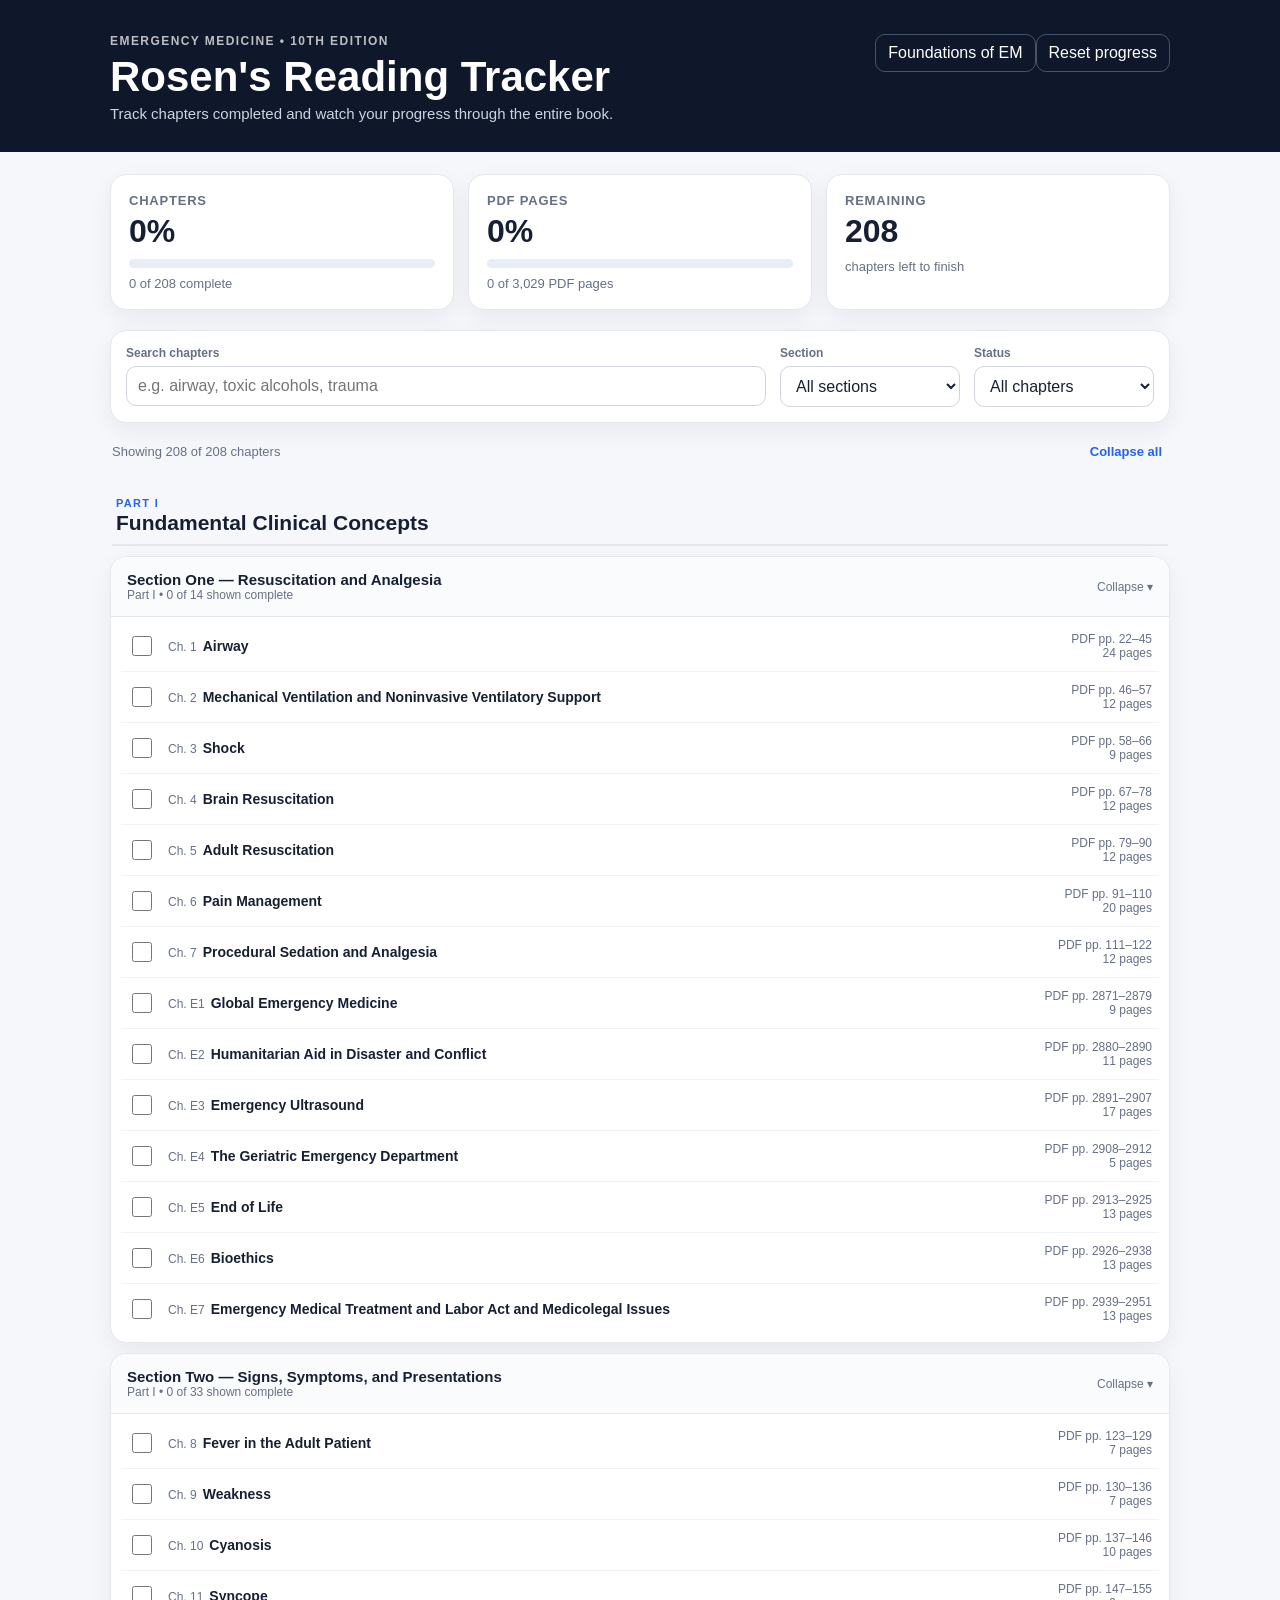
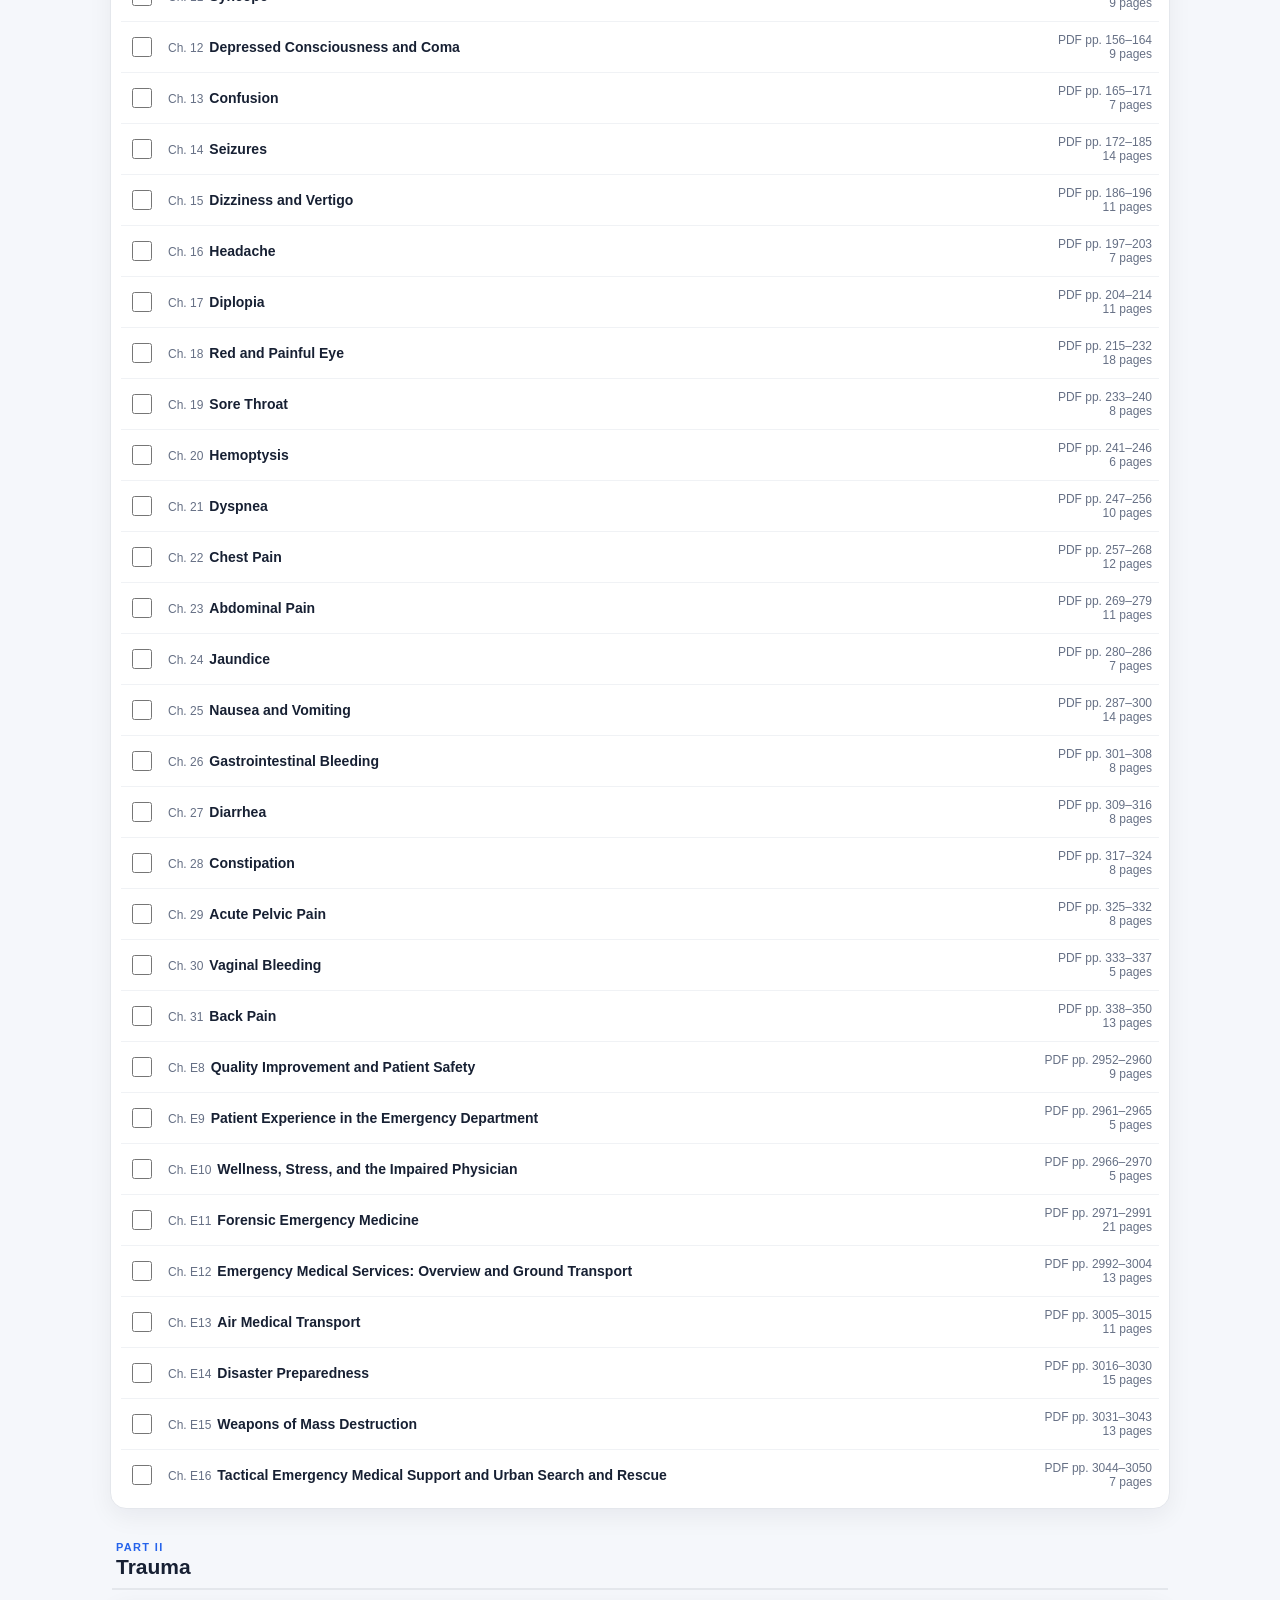
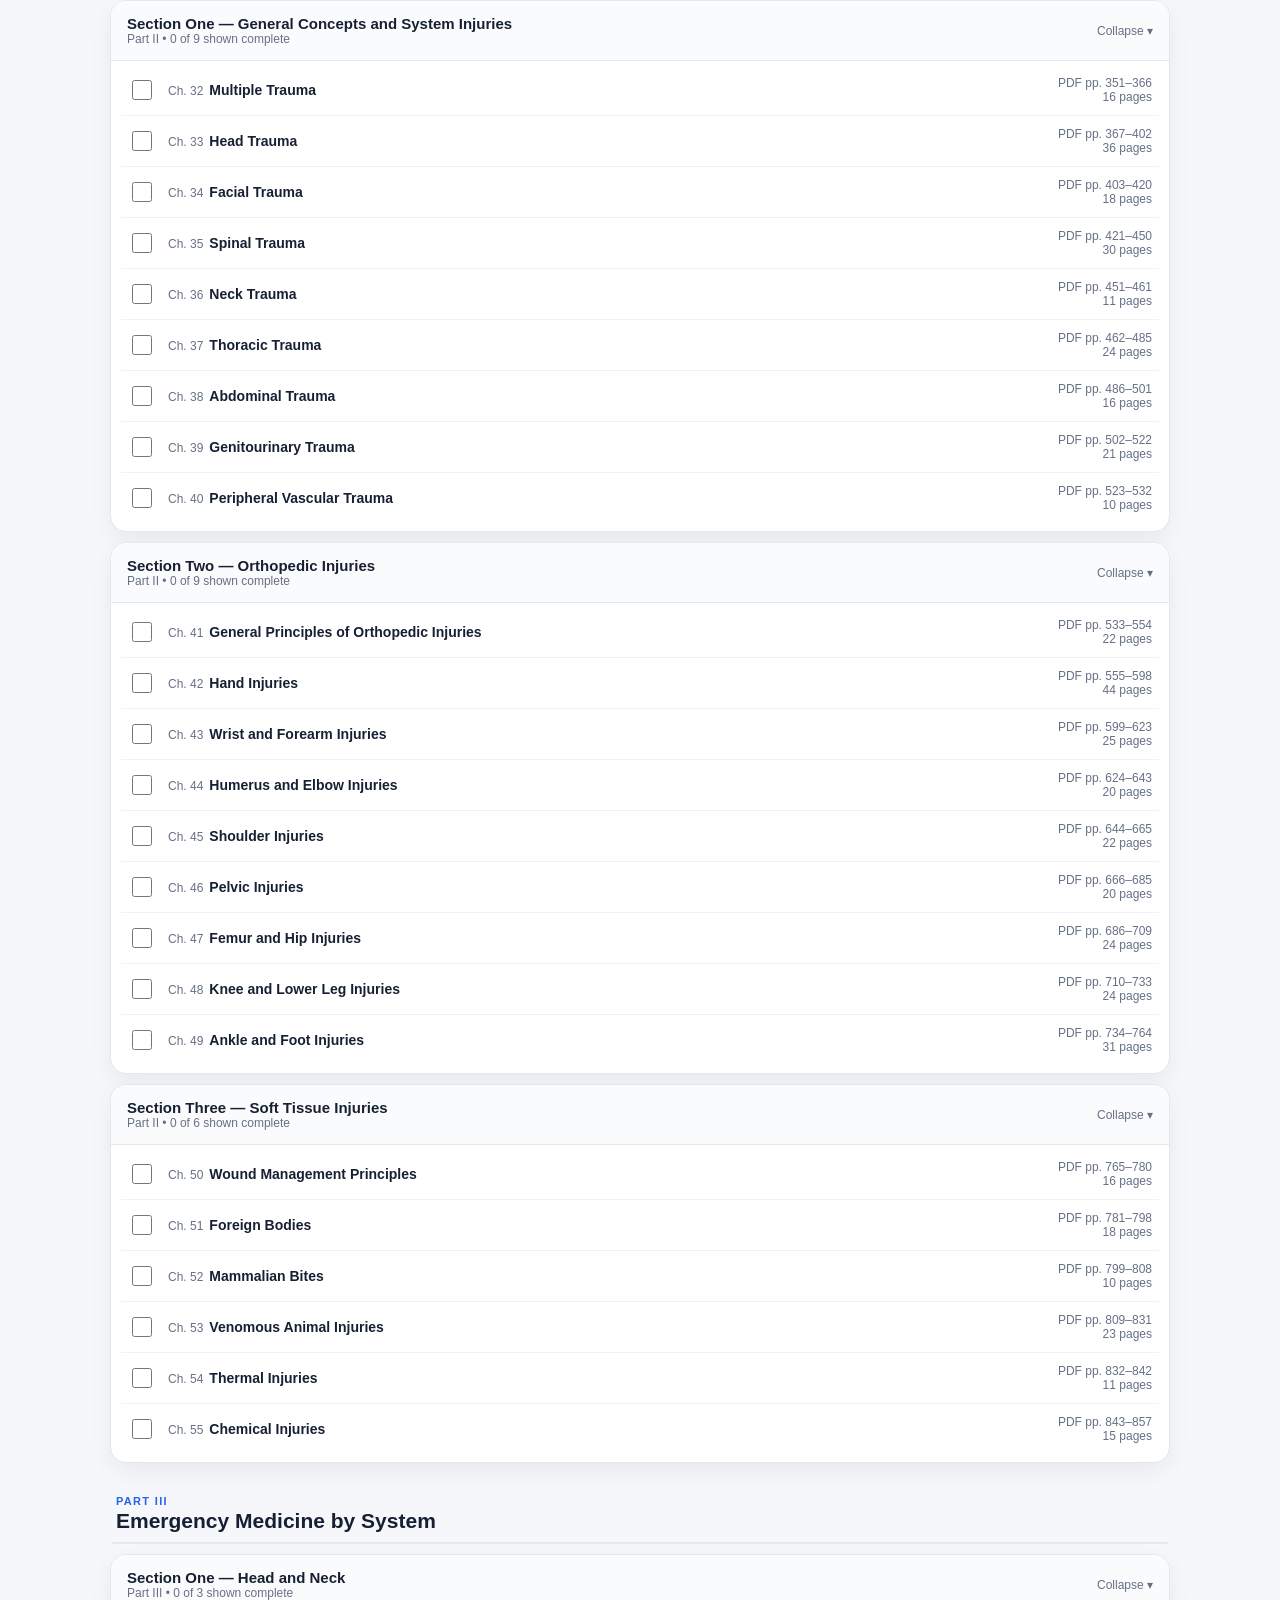
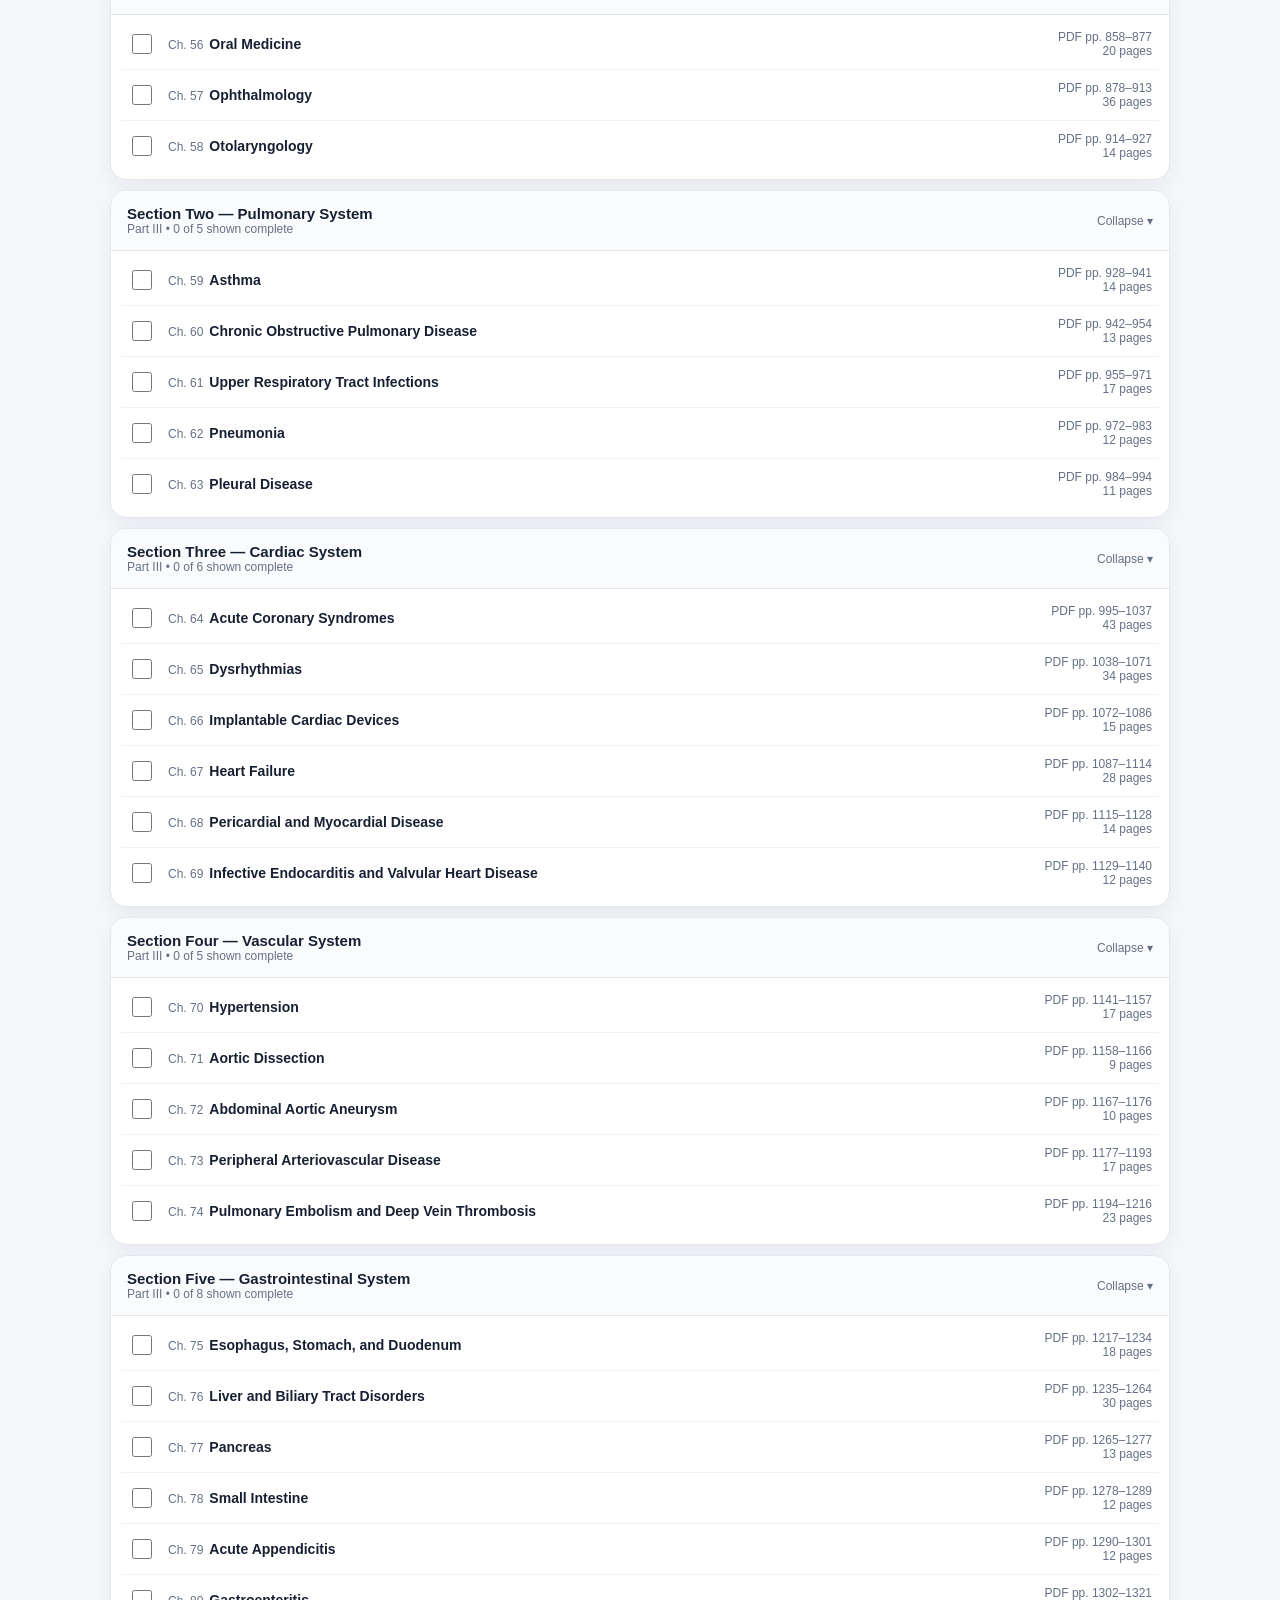
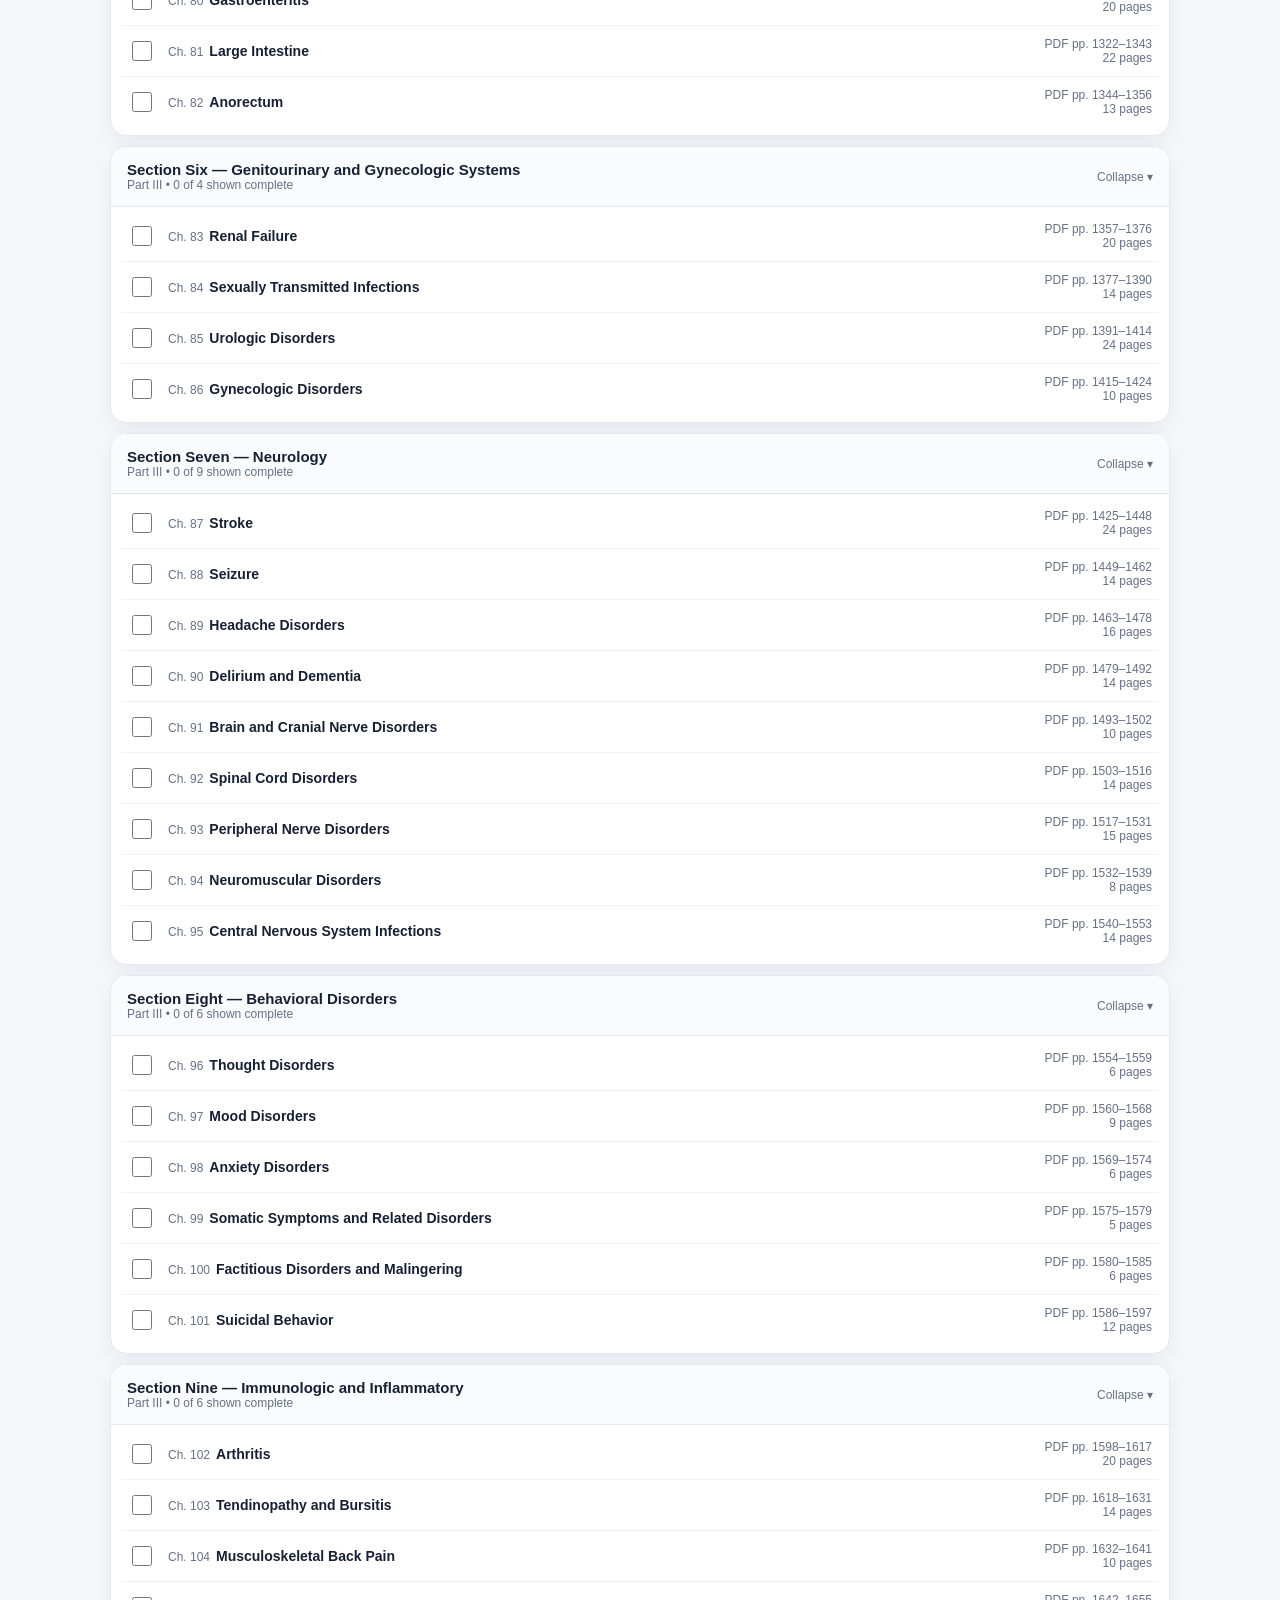
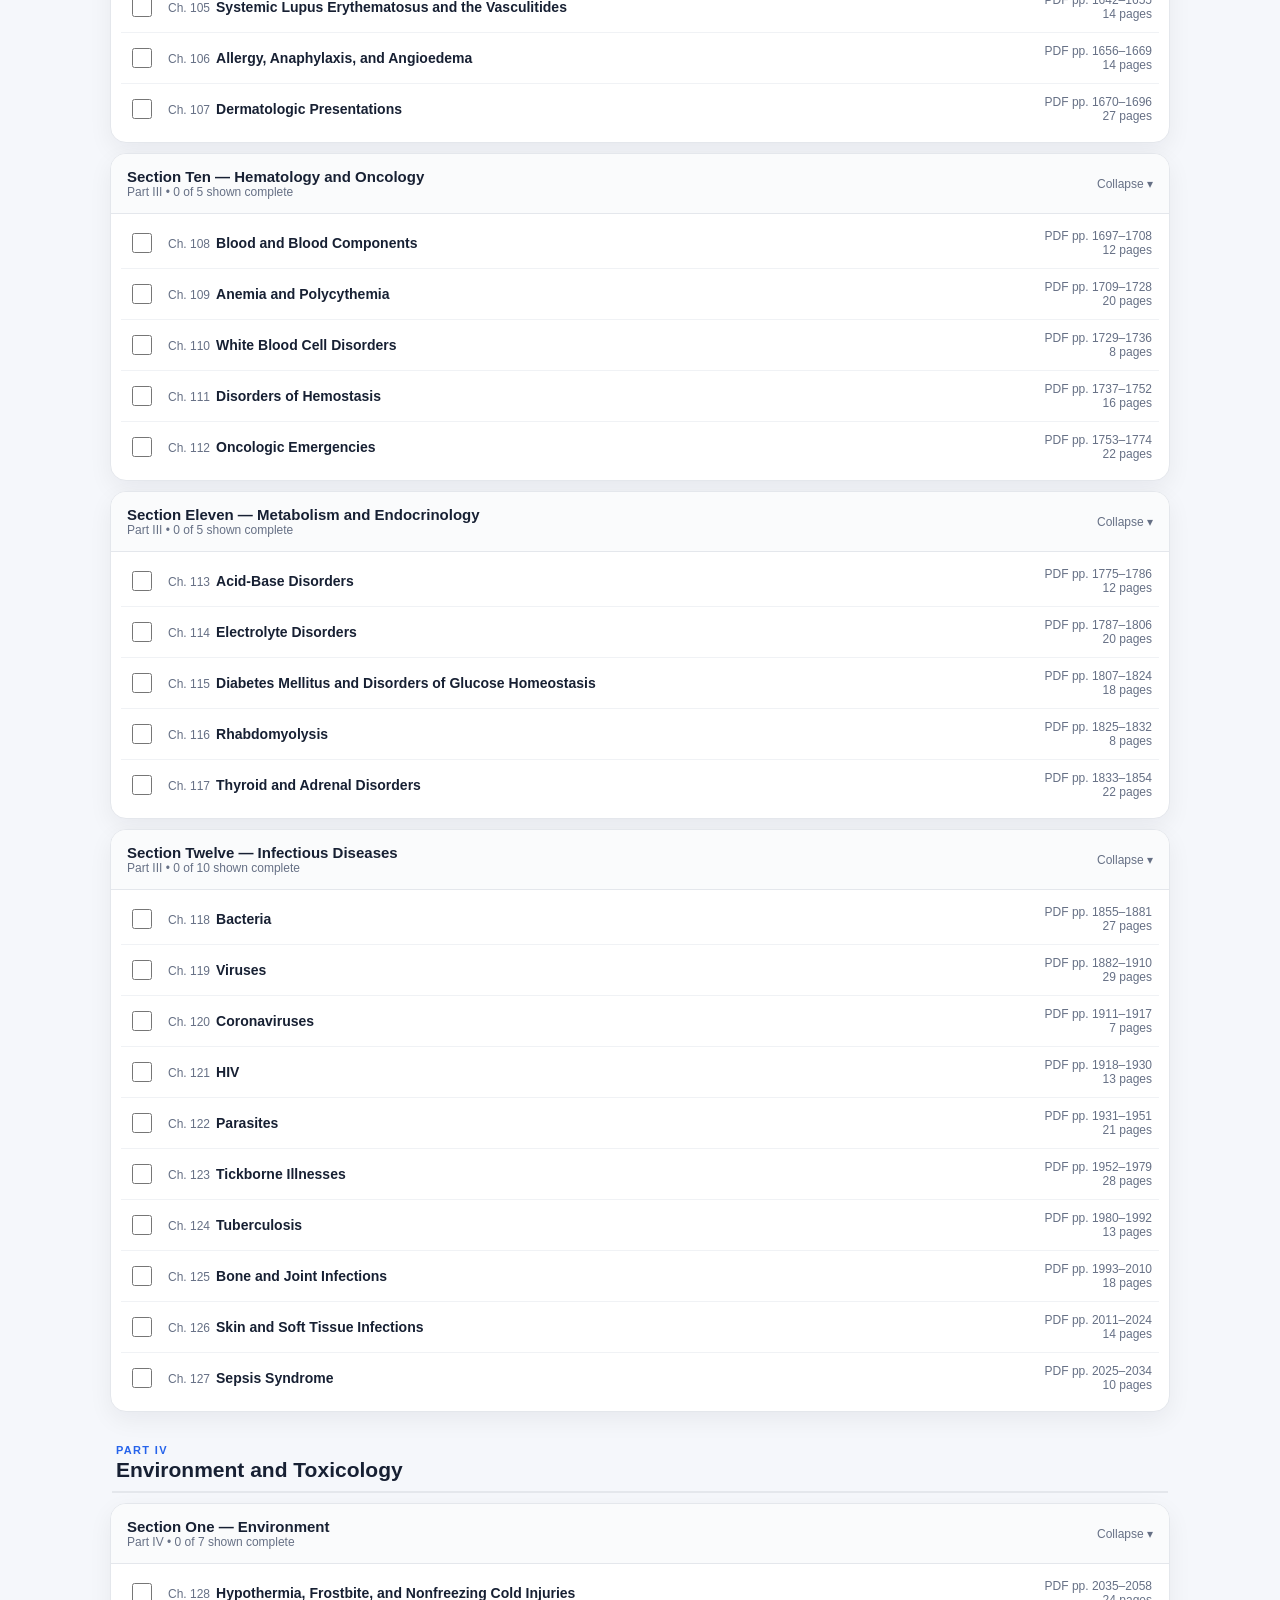
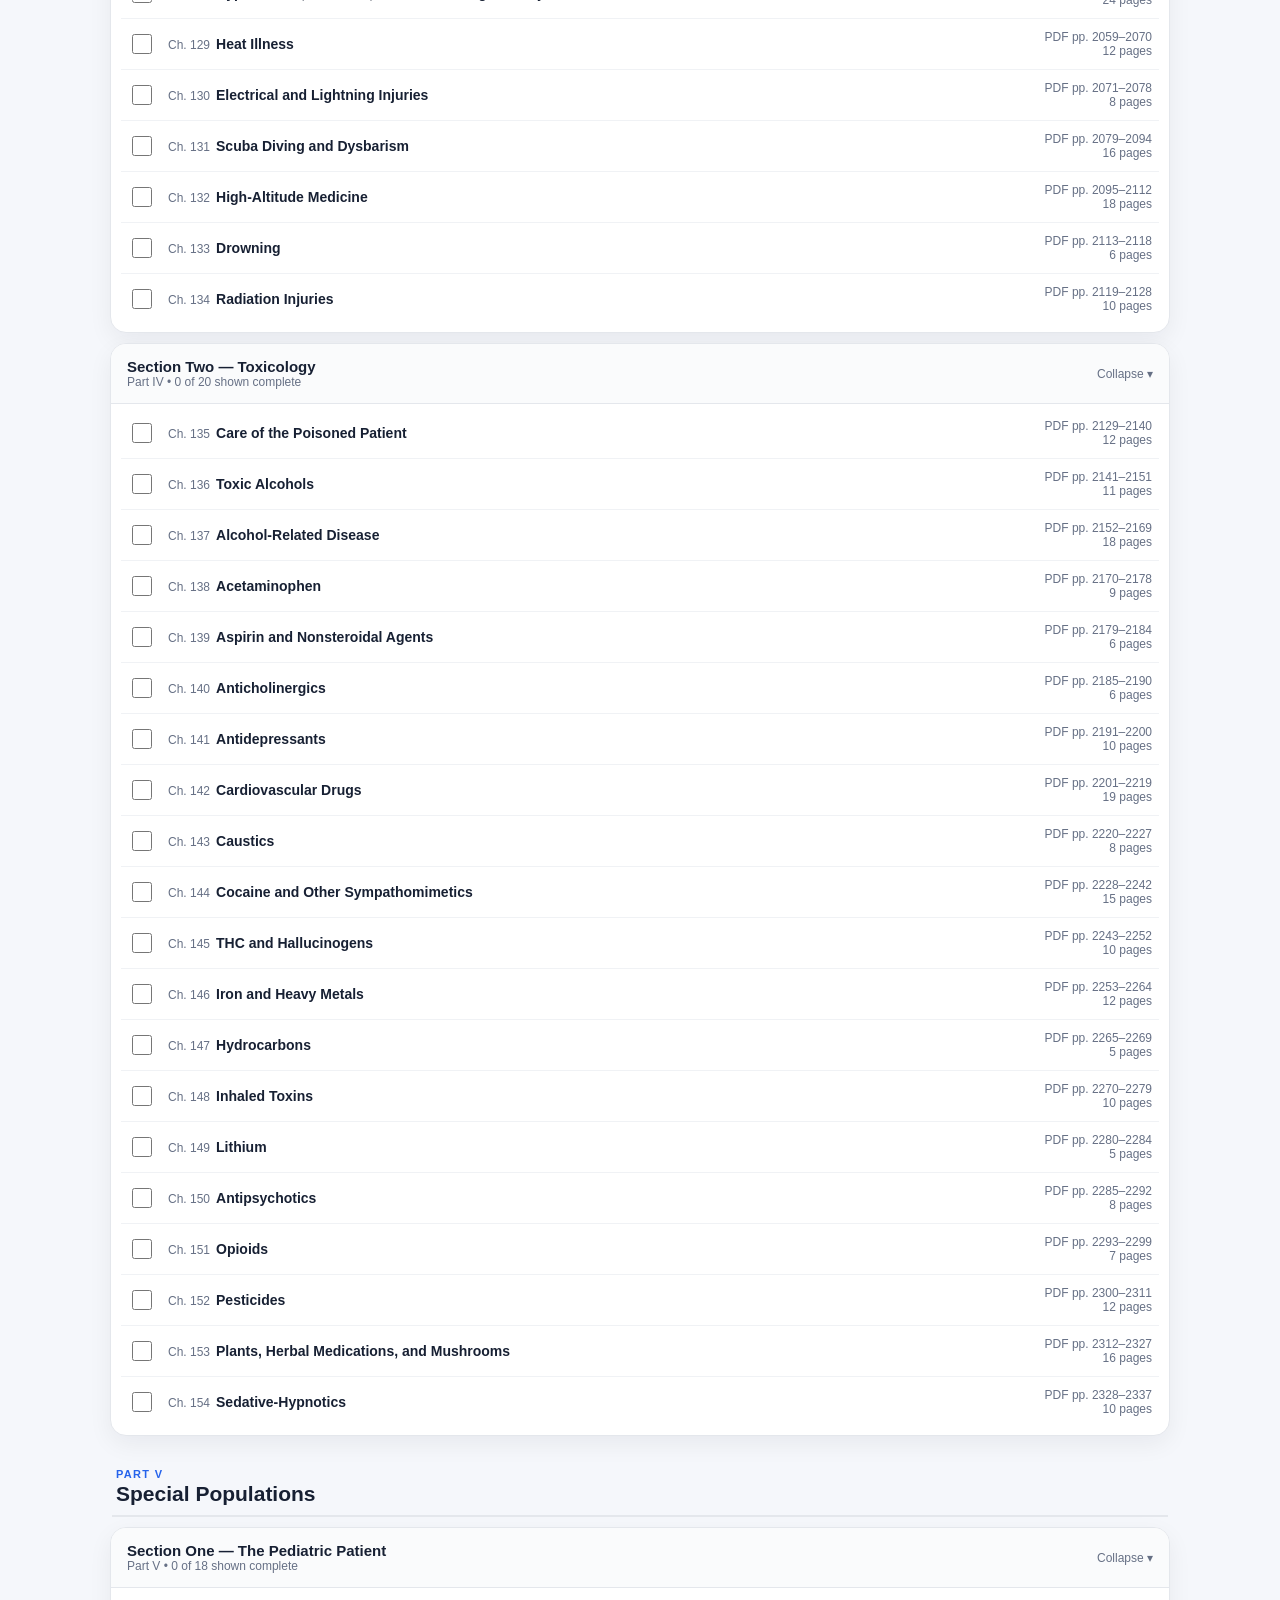
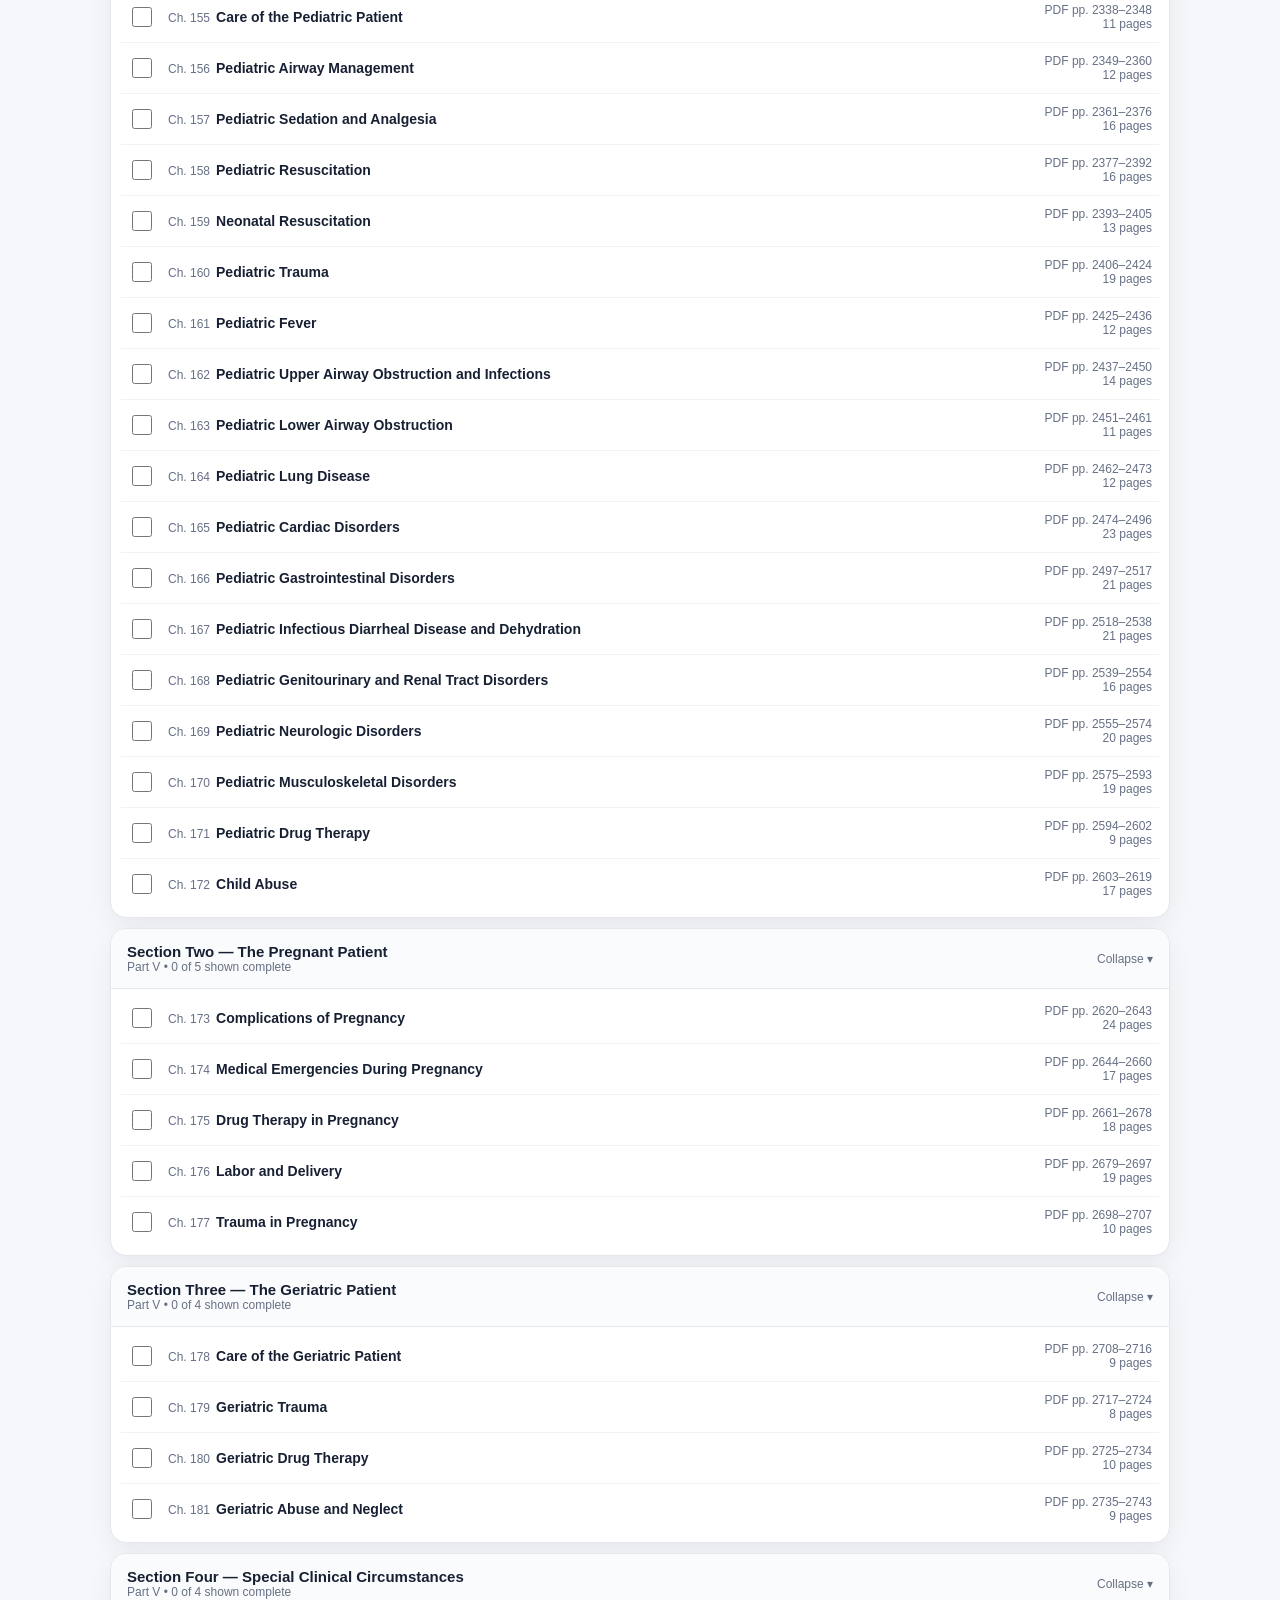
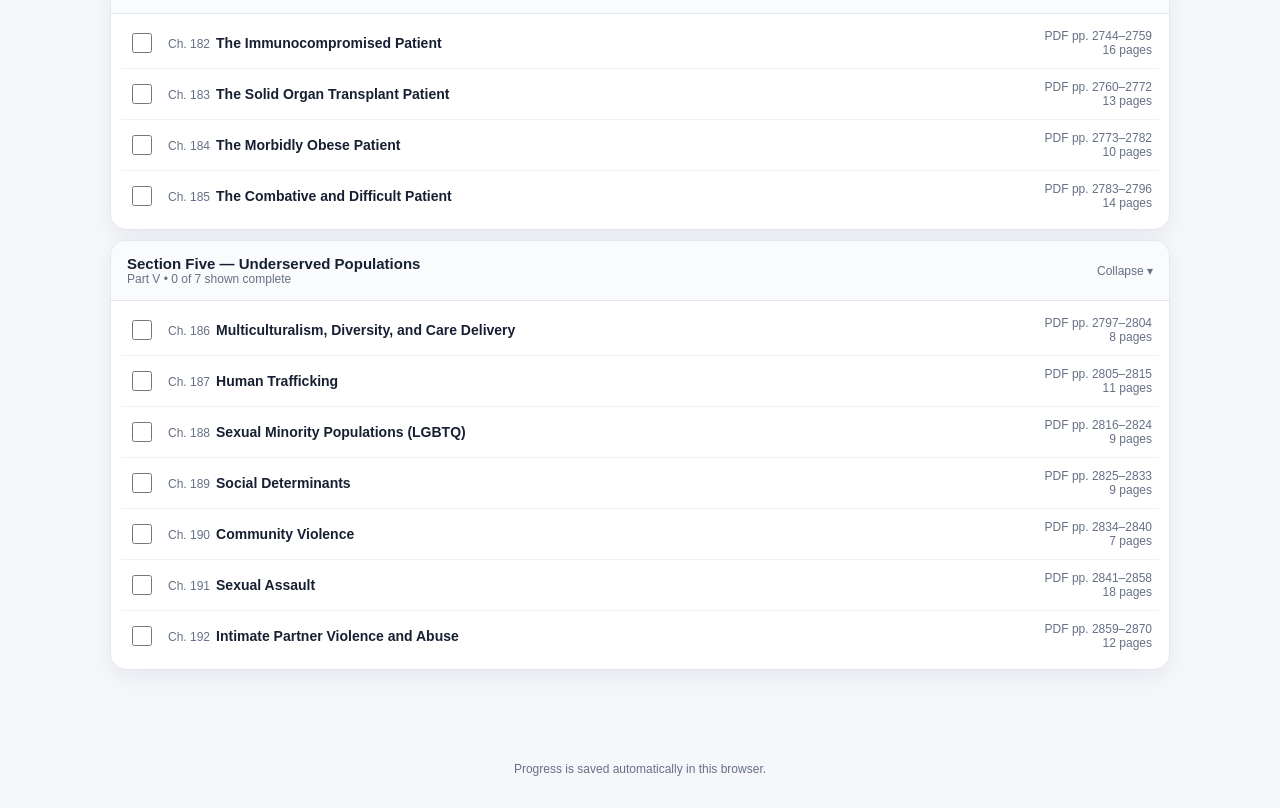
<file: index.html>
<!doctype html><html lang="en"><head><meta charset="utf-8"><meta name="viewport" content="width=device-width,initial-scale=1"><meta name="theme-color" content="#0f172a"><title>Rosen's 10e Reading Tracker</title><link rel="stylesheet" href="style.css"></head><body><header class="hero"><div class="hero-inner"><div><div class="eyebrow">EMERGENCY MEDICINE • 10TH EDITION</div><h1>Rosen's Reading Tracker</h1><p>Track chapters completed and watch your progress through the entire book.</p></div><div class="hero-actions"><a class="ghost-btn nav-btn" href="foundations.html">Foundations of EM</a><button id="resetBtn" class="ghost-btn" type="button">Reset progress</button></div></div></header><main class="container"><section class="stats-grid"><article class="stat-card"><div class="stat-label">Chapters</div><div class="stat-value" id="chapterPct">0%</div><div class="progress"><div id="chapterBar" class="progress-fill"></div></div><div class="stat-sub" id="chapterDetail">0 of 208 complete</div></article><article class="stat-card"><div class="stat-label">PDF pages</div><div class="stat-value" id="pagePct">0%</div><div class="progress"><div id="pageBar" class="progress-fill"></div></div><div class="stat-sub" id="pageDetail">0 of 3,050 pages</div></article><article class="stat-card"><div class="stat-label">Remaining</div><div class="stat-value" id="remaining">208</div><div class="stat-sub">chapters left to finish</div></article></section><section class="controls"><div><label for="search">Search chapters</label><input id="search" type="search" placeholder="e.g. airway, toxic alcohols, trauma"></div><div><label for="section">Section</label><select id="section"><option value="all">All sections</option></select></div><div><label for="status">Status</label><select id="status"><option value="all">All chapters</option><option value="incomplete">Incomplete</option><option value="complete">Complete</option></select></div></section><div class="toolbar"><div id="resultCount"></div><button id="collapseBtn" class="text-btn" type="button">Collapse all</button></div><section id="chapterList" class="chapter-list"></section></main><footer><p>Progress is saved automatically in this browser.</p></footer><script src="app.js"></script></body></html>
</file>
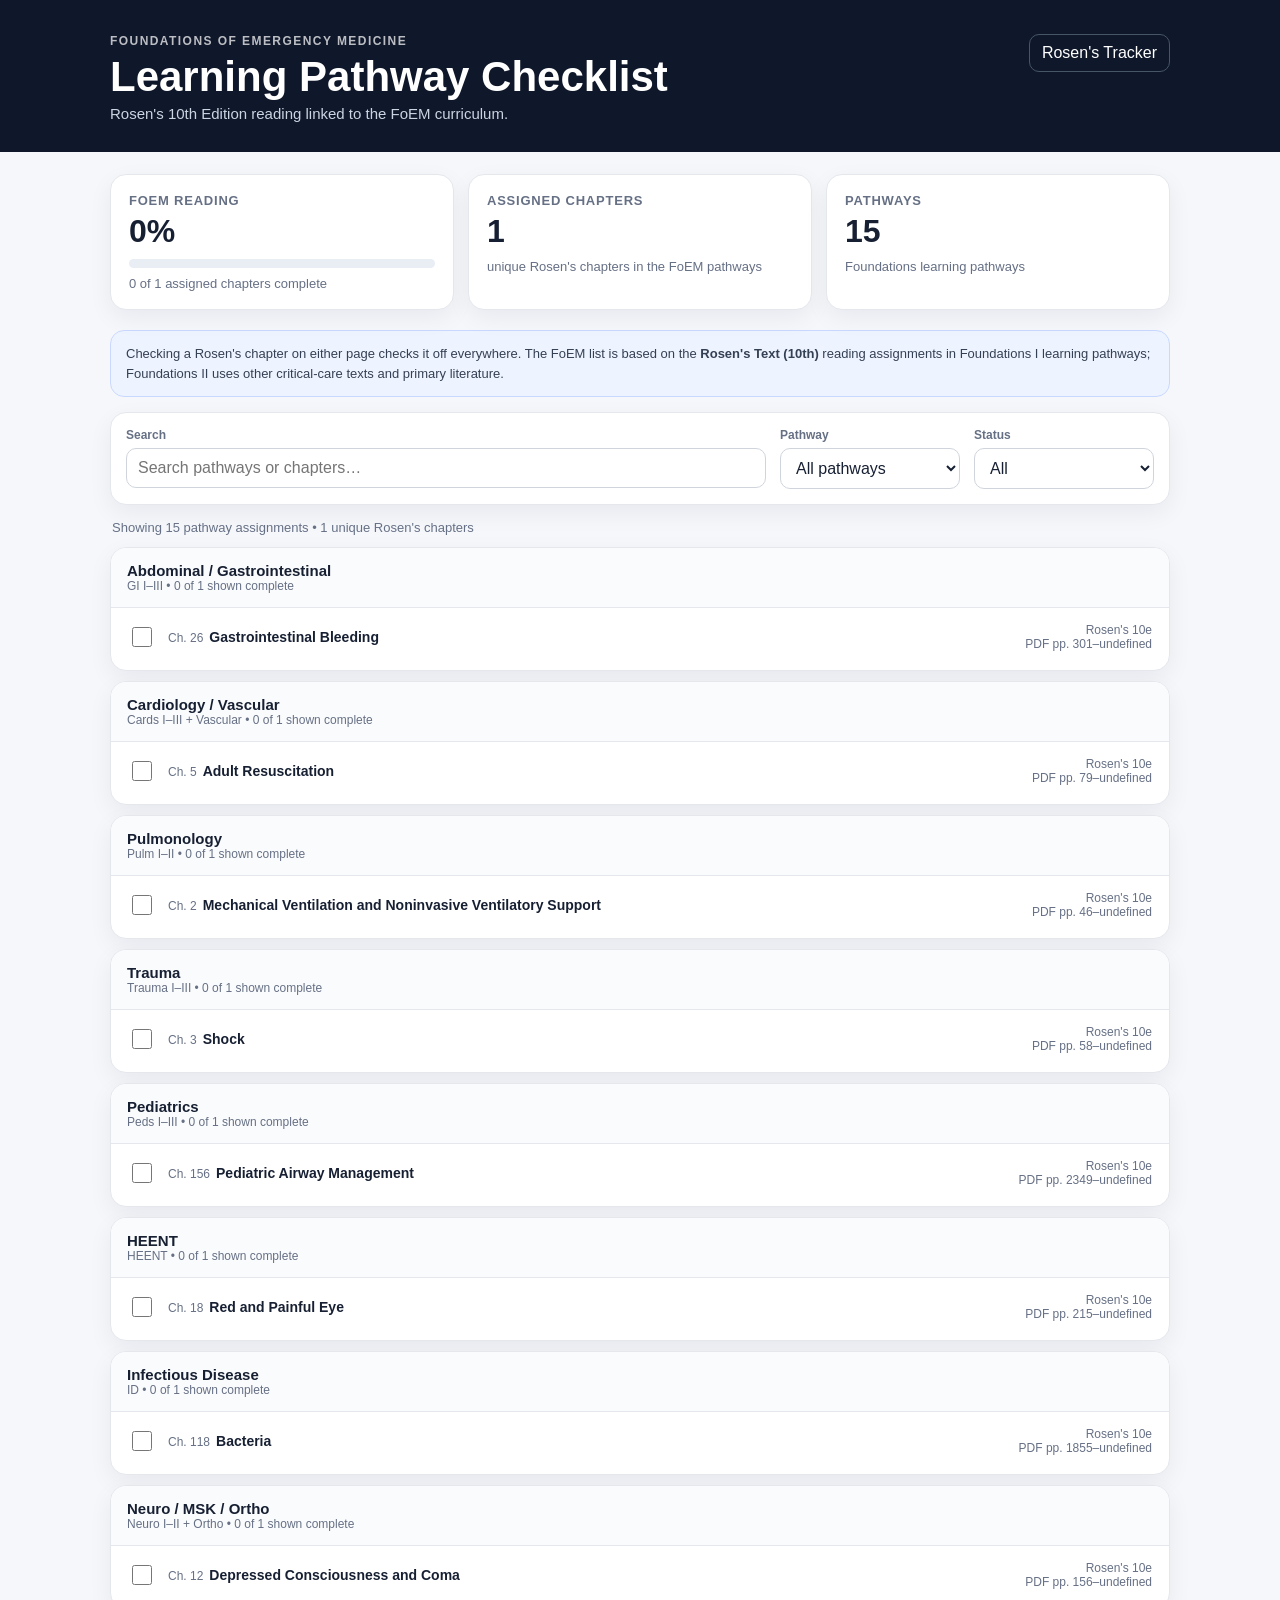
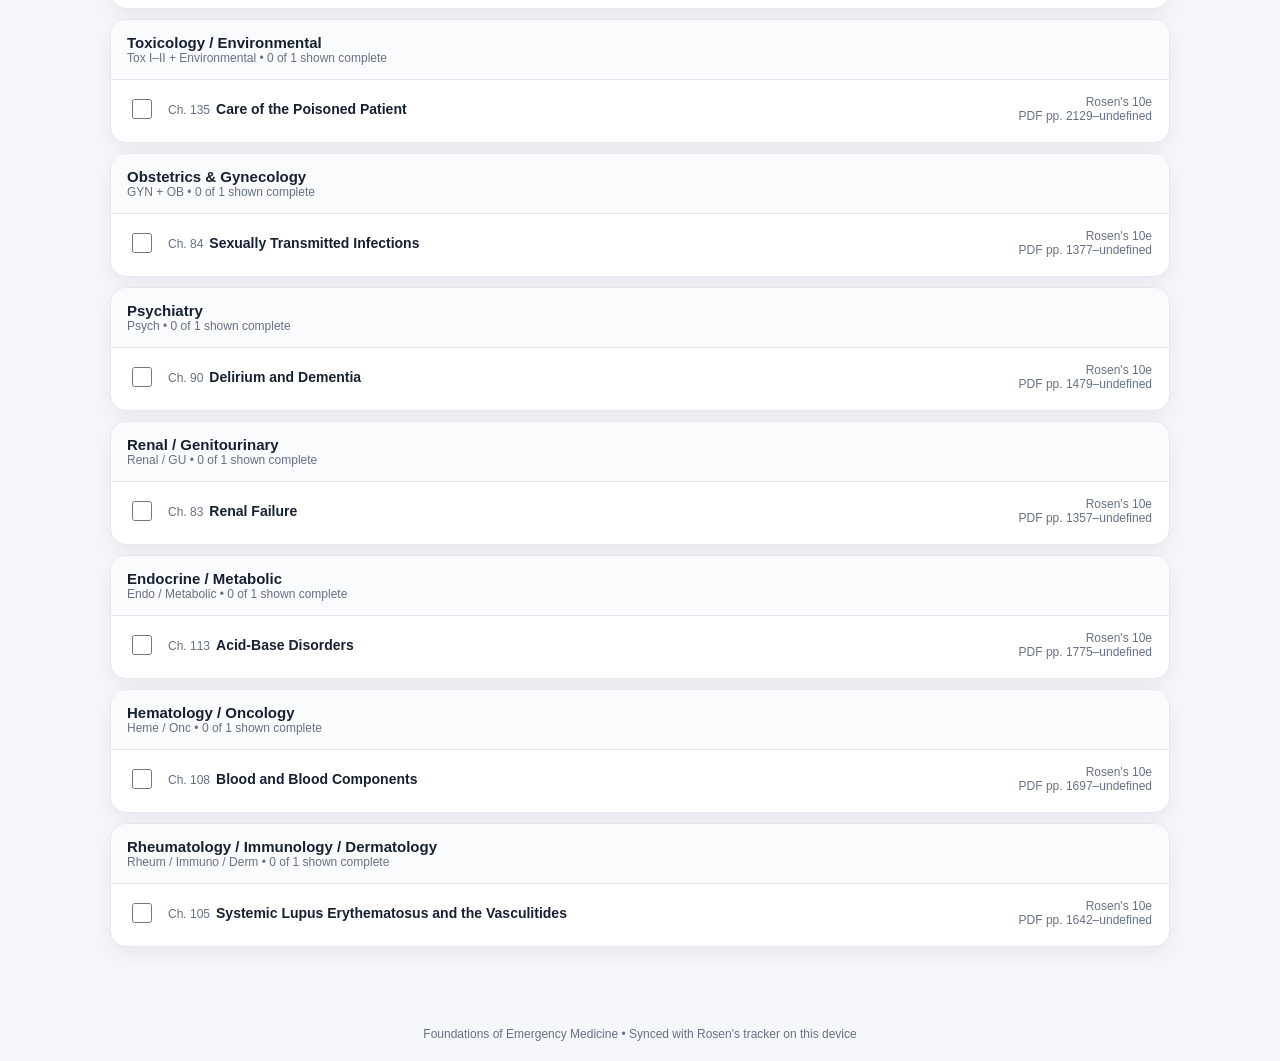
<file: foundations.html>
<!doctype html>
<html lang="en"><head><meta charset="utf-8"><meta name="viewport" content="width=device-width,initial-scale=1"><title>Foundations of Emergency Medicine • Reading Checklist</title><link rel="stylesheet" href="style.css"></head>
<body><header class="hero"><div class="hero-inner"><div><div class="eyebrow">FOUNDATIONS OF EMERGENCY MEDICINE</div><h1>Learning Pathway Checklist</h1><p>Rosen's 10th Edition reading linked to the FoEM curriculum.</p></div><a class="ghost-btn nav-btn" href="index.html">Rosen's Tracker</a></div></header>
<main class="container"><section class="stats-grid"><div class="stat-card"><div class="stat-label">FoEM Reading</div><div class="stat-value" id="fPct">0%</div><div class="progress"><div class="progress-fill" id="fBar"></div></div><div class="stat-sub" id="fDetail">0 of 0 assigned chapters complete</div></div><div class="stat-card"><div class="stat-label">Assigned Chapters</div><div class="stat-value" id="fCount">0</div><div class="stat-sub">unique Rosen's chapters in the FoEM pathways</div></div><div class="stat-card"><div class="stat-label">Pathways</div><div class="stat-value">15</div><div class="stat-sub">Foundations learning pathways</div></div></section>
<div class="info-note">Checking a Rosen's chapter on either page checks it off everywhere. The FoEM list is based on the <strong>Rosen's Text (10th)</strong> reading assignments in Foundations I learning pathways; Foundations II uses other critical-care texts and primary literature.</div>
<section class="controls"><div><label for="fSearch">Search</label><input id="fSearch" placeholder="Search pathways or chapters…"></div><div><label for="fPath">Pathway</label><select id="fPath"><option value="all">All pathways</option></select></div><div><label for="fStatus">Status</label><select id="fStatus"><option value="all">All</option><option value="complete">Complete</option><option value="remaining">Remaining</option></select></div></section>
<div class="toolbar"><span id="fResult">Loading…</span></div><section id="fList"></section></main><footer>Foundations of Emergency Medicine • Synced with Rosen's tracker on this device</footer>
<script src="foundations.js"></script></body></html>
</file>
<file: style.css>
*{box-sizing:border-box}
:root{--bg:#f5f7fb;--card:#fff;--text:#172033;--muted:#667085;--line:#e4e7ec;--accent:#2563eb;--shadow:0 8px 24px rgba(16,24,40,.06)}
body{margin:0;background:var(--bg);color:var(--text);font-family:-apple-system,BlinkMacSystemFont,"Segoe UI",Roboto,Helvetica,Arial,sans-serif}.hero{background:#0f172a;color:#fff}.hero-inner{max-width:1100px;margin:auto;padding:34px 20px 30px;display:flex;justify-content:space-between;gap:20px;align-items:flex-start}.eyebrow{font-size:12px;letter-spacing:.12em;opacity:.72;font-weight:700}h1{margin:7px 0 6px;font-size:clamp(28px,5vw,42px);line-height:1.05}.hero p{margin:0;color:#cbd5e1;font-size:15px}.container{max-width:1100px;margin:0 auto;padding:22px 20px 50px}.stats-grid{display:grid;grid-template-columns:repeat(3,1fr);gap:14px;margin-bottom:20px}.stat-card,.controls,.section-card{background:var(--card);border:1px solid var(--line);border-radius:16px;box-shadow:var(--shadow)}.stat-card{padding:18px}.stat-label{font-size:13px;color:var(--muted);font-weight:700;text-transform:uppercase;letter-spacing:.06em}.stat-value{font-size:32px;font-weight:800;margin:5px 0 9px}.stat-sub{font-size:13px;color:var(--muted);margin-top:8px}.progress{height:9px;background:#e9eef5;border-radius:999px;overflow:hidden}.progress-fill{height:100%;width:0;background:var(--accent);border-radius:999px;transition:width .25s ease}.controls{display:grid;grid-template-columns:1fr 180px 180px;gap:14px;padding:15px;margin-bottom:15px}label{display:block;font-size:12px;font-weight:700;color:var(--muted);margin:0 0 6px}input,select{width:100%;border:1px solid #d0d5dd;border-radius:10px;padding:10px 11px;background:#fff;color:var(--text);font:inherit;outline:none}input:focus,select:focus{border-color:var(--accent);box-shadow:0 0 0 3px rgba(37,99,235,.12)}.toolbar{display:flex;justify-content:space-between;align-items:center;color:var(--muted);font-size:13px;margin:12px 2px}.ghost-btn,.text-btn{font:inherit;cursor:pointer}.ghost-btn{background:transparent;color:#fff;border:1px solid #475569;border-radius:10px;padding:9px 12px}.ghost-btn:hover{background:#1e293b}.text-btn{background:none;border:0;color:var(--accent);font-weight:700;padding:6px}.part-divider{margin:28px 2px 10px;padding:4px 4px 9px;border-bottom:2px solid var(--line)}.part-label{font-size:11px;color:var(--accent);font-weight:800;text-transform:uppercase;letter-spacing:.12em}.part-title{font-size:21px;font-weight:850;margin-top:2px}.section-card{margin:10px 0;overflow:hidden}.section-head{padding:14px 16px;background:#fafbfc;border-bottom:1px solid var(--line);display:flex;align-items:center;justify-content:space-between;cursor:pointer}.section-title{font-weight:800;font-size:15px}.section-meta{font-size:12px;color:var(--muted)}.section-body{padding:4px 10px 8px}.chapter{display:grid;grid-template-columns:28px 1fr auto;gap:12px;align-items:center;padding:11px 7px;border-bottom:1px solid #f0f2f5}.chapter:last-child{border-bottom:0}.check{width:20px;height:20px;accent-color:var(--accent);cursor:pointer}.chapter-title{font-weight:650;font-size:14px;line-height:1.3}.chapter-title.done{text-decoration:line-through;color:#98a2b3}.chapter-id{color:var(--muted);font-size:12px;margin-right:6px}.chapter-pages{color:var(--muted);font-size:12px;white-space:nowrap;text-align:right}.empty{padding:30px;text-align:center;color:var(--muted);background:#fff;border:1px dashed #d0d5dd;border-radius:14px}.info-note{background:#eef4ff;border:1px solid #c9d8ff;border-radius:14px;padding:13px 15px;color:#344054;font-size:13px;line-height:1.5;margin-bottom:15px}.nav-btn{text-decoration:none;display:inline-block}footer{text-align:center;color:var(--muted);font-size:12px;padding:20px}@media(max-width:760px){.hero-inner{padding:26px 16px;align-items:center}.container{padding:16px 12px 40px}.stats-grid{grid-template-columns:1fr}.controls{grid-template-columns:1fr}.chapter{grid-template-columns:28px 1fr}.chapter-pages{grid-column:2;text-align:left}.ghost-btn{font-size:12px}.part-divider{margin-top:24px}.part-title{font-size:19px}}
</file>
